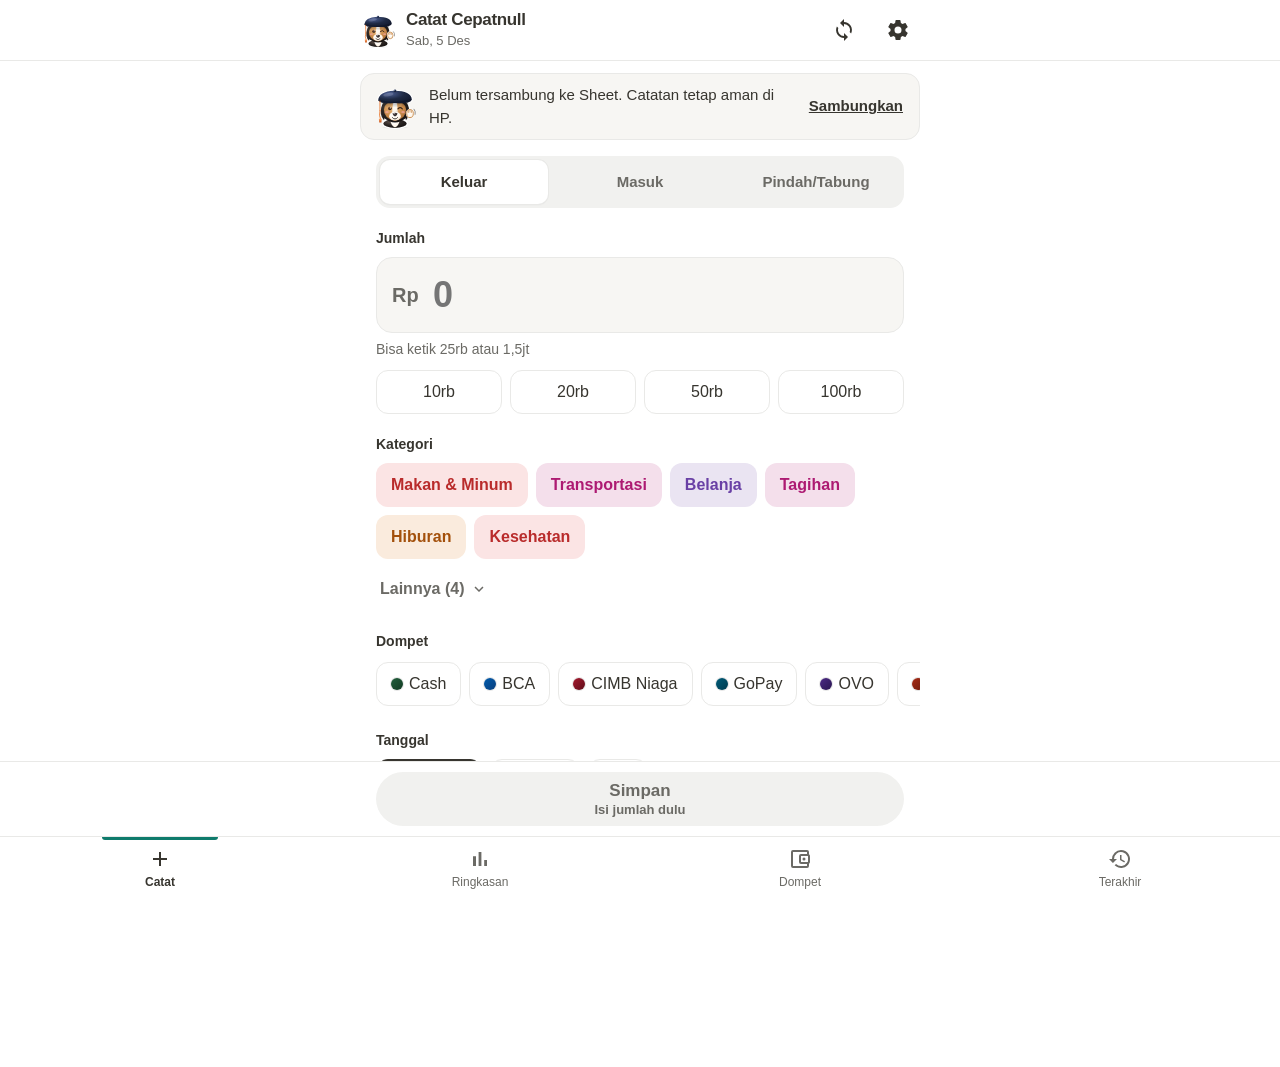
<file: index.html>
<!doctype html>
<html lang="id">
<head>
  <meta charset="utf-8">
  <meta name="viewport" content="width=device-width, initial-scale=1, viewport-fit=cover, interactive-widget=resizes-content">
  <title>Catat Cepat</title>
  <meta name="description" content="Catat transaksi Theo's Finance Tracker, tetap jalan saat offline.">
  <meta name="theme-color" content="#FFFFFF" media="(prefers-color-scheme: light)">
  <meta name="theme-color" content="#191919" media="(prefers-color-scheme: dark)">
  <link rel="manifest" href="manifest.webmanifest">
  <link rel="icon" href="icons/icon.svg" type="image/svg+xml">
  <link rel="apple-touch-icon" href="icons/icon-192.png">
  <link rel="stylesheet" href="styles.css">
</head>
<body data-view="catat">
  <header class="topbar">
    <div class="hello">
      <img id="mascot" class="mascot mascot-sm" data-mascot="idle" alt="" width="36" height="36">
      <div class="hello-text">
        <h1 id="greeting">Catat Cepat</h1>
        <p id="status-line" class="status-line" aria-live="polite"></p>
      </div>
      <button id="btn-sync" class="icon-btn" type="button" aria-label="Sinkron sekarang">
        <svg viewBox="0 0 24 24" aria-hidden="true"><path d="M12 4V1L8 5l4 4V6a6 6 0 0 1 5.65 8.03l1.46 1.46A8 8 0 0 0 12 4Zm0 14a6 6 0 0 1-5.65-8.03L4.89 8.51A8 8 0 0 0 12 20v3l4-4-4-4v3Z"/></svg>
      </button>
      <button id="btn-settings" class="icon-btn" type="button" aria-label="Pengaturan">
        <svg viewBox="0 0 24 24" aria-hidden="true"><path d="M12 15.5a3.5 3.5 0 1 1 0-7 3.5 3.5 0 0 1 0 7Zm7.43-2.53c.04-.32.07-.64.07-.97s-.03-.66-.07-1l2.11-1.63a.5.5 0 0 0 .12-.64l-2-3.46a.5.5 0 0 0-.61-.22l-2.49 1a7.3 7.3 0 0 0-1.69-.98l-.38-2.65A.49.49 0 0 0 14 2h-4a.49.49 0 0 0-.49.42l-.38 2.65c-.61.25-1.17.58-1.69.98l-2.49-1a.5.5 0 0 0-.61.22l-2 3.46a.49.49 0 0 0 .12.64L4.57 11c-.04.34-.07.67-.07 1s.03.65.07.97l-2.11 1.66a.49.49 0 0 0-.12.64l2 3.46c.12.22.39.3.61.22l2.49-1.01c.52.4 1.08.73 1.69.98l.38 2.65c.03.24.24.42.49.42h4c.25 0 .46-.18.49-.42l.38-2.65c.61-.25 1.17-.58 1.69-.98l2.49 1.01c.22.08.49 0 .61-.22l2-3.46a.5.5 0 0 0-.12-.64l-2.11-1.66Z"/></svg>
      </button>
    </div>
  </header>

  <div id="net-banner" class="banner banner-yellow" role="status" hidden>
    <img class="mascot" data-mascot="sleepy" alt="" width="44" height="44">
    <p id="net-text"></p>
  </div>
  <div id="update-banner" class="banner banner-blue" hidden>
    <p>Ada versi baru aplikasi.</p>
    <button id="btn-update" type="button" class="link-btn">Muat ulang</button>
  </div>
  <div id="setup-banner" class="banner banner-gray" hidden>
    <img class="mascot" data-mascot="wave" alt="" width="44" height="44">
    <p>Belum tersambung ke Sheet. Catatan tetap aman di HP.</p>
    <button type="button" class="link-btn" data-goto="settings">Sambungkan</button>
  </div>

  <main>
    <!-- CATAT -->
    <section class="view" data-view="catat">
      <form id="entry-form" autocomplete="off" novalidate>
        <div class="seg" role="radiogroup" aria-label="Jenis catatan">
          <span class="seg-pill" aria-hidden="true"></span>
          <button type="button" role="radio" data-mode="out">Keluar</button>
          <button type="button" role="radio" data-mode="in">Masuk</button>
          <button type="button" role="radio" data-mode="move">Pindah/Tabung</button>
        </div>

        <div class="field">
          <label for="amount">Jumlah</label>
          <div class="amount-wrap">
            <span class="amount-prefix" aria-hidden="true">Rp</span>
            <input id="amount" class="amount-input" inputmode="decimal" enterkeyhint="done" placeholder="0" aria-describedby="amount-preview err-amount">
          </div>
          <p id="amount-preview" class="hint">Bisa ketik 25rb atau 1,5jt</p>
          <div class="quick" role="group" aria-label="Jumlah cepat">
            <button type="button" class="chip" data-quick="10000">10rb</button>
            <button type="button" class="chip" data-quick="20000">20rb</button>
            <button type="button" class="chip" data-quick="50000">50rb</button>
            <button type="button" class="chip" data-quick="100000">100rb</button>
          </div>
          <p id="err-amount" class="field-error" data-error-for="amount" data-input="amount" role="alert" hidden></p>
        </div>

        <div class="field">
          <span class="label" id="cat-label">Kategori</span>
          <div id="cat-chips" class="chips" role="radiogroup" aria-labelledby="cat-label"></div>
          <button type="button" id="btn-more-cats" class="more-btn" aria-expanded="false" aria-controls="cat-chips" hidden></button>
          <p class="field-error" data-error-for="category" role="alert" hidden></p>
        </div>

        <div class="field" id="field-goal" hidden>
          <span class="label" id="goal-label">Goal tabungan</span>
          <div id="goal-chips" class="hscroll" role="radiogroup" aria-labelledby="goal-label"></div>
          <input id="goal" placeholder="Nama goal" aria-labelledby="goal-label" hidden>
          <p class="field-error" data-error-for="goal" data-input="goal" role="alert" hidden></p>
        </div>

        <div class="field">
          <span class="label" id="wallet-label">Dompet</span>
          <div id="wallet-chips" class="hscroll" role="radiogroup" aria-labelledby="wallet-label"></div>
          <p class="field-error" data-error-for="wallet" role="alert" hidden></p>
        </div>

        <div class="field" id="field-to" hidden>
          <span class="label" id="to-label">Ke dompet</span>
          <div id="to-chips" class="hscroll" role="radiogroup" aria-labelledby="to-label"></div>
          <p class="field-error" data-error-for="to" role="alert" hidden></p>
        </div>

        <div class="field">
          <span class="label" id="date-label">Tanggal</span>
          <div class="chips" role="radiogroup" aria-labelledby="date-label">
            <button type="button" class="chip" role="radio" data-date="today">Hari ini</button>
            <button type="button" class="chip" role="radio" data-date="yesterday">Kemarin</button>
            <button type="button" class="chip" role="radio" data-date="pick" id="date-pick-chip">Pilih</button>
          </div>
          <input id="date" type="date" aria-labelledby="date-label" hidden>
          <p class="field-error" data-error-for="date" data-input="date" role="alert" hidden></p>
        </div>

        <div class="field">
          <button type="button" id="btn-notes" class="more-btn" aria-expanded="false" aria-controls="notes-wrap">
            <svg viewBox="0 0 24 24" aria-hidden="true"><path d="M19 13h-6v6h-2v-6H5v-2h6V5h2v6h6v2Z"/></svg>catatan
          </button>
          <div id="notes-wrap" hidden>
            <label for="notes">Catatan</label>
            <input id="notes" placeholder="Opsional, misalnya: makan siang" enterkeyhint="done">
          </div>
        </div>

        <div id="form-error" class="form-error" role="alert" hidden></div>

        <div class="savebar">
          <button id="btn-save" type="submit" class="primary-btn" aria-disabled="true" aria-describedby="save-reason">
            <span id="save-main">Simpan</span>
            <span id="save-reason" class="save-reason">Isi jumlah dulu</span>
          </button>
        </div>
      </form>
    </section>

    <!-- RINGKASAN -->
    <section class="view" data-view="ringkasan" hidden>
      <div id="summary-empty" class="empty" hidden>
        <img class="mascot mascot-xl" data-mascot="wave" alt="" width="96" height="96">
        <p>Belum ada ringkasan. Tekan tombol sinkron saat online, ya.</p>
      </div>
      <div id="summary-body">
        <div class="card hero">
          <div class="hero-top">
            <div>
              <p id="month-label" class="eyebrow">Bulan ini</p>
              <h2 class="hero-label">Sisa bulan ini</h2>
              <p id="m-remaining" class="hero-num">–</p>
            </div>
            <img id="hero-mascot" class="mascot mascot-xl" data-mascot="happy" alt="" width="88" height="88">
          </div>
          <div class="hero-split">
            <div class="split">
              <span class="split-label"><svg viewBox="0 0 24 24" aria-hidden="true"><path d="M12 20V7.8l-5.6 5.6L5 12l7-7 7 7-1.4 1.4L13 7.8V20h-1Z"/></svg>Masuk</span>
              <b id="m-income">–</b>
            </div>
            <div class="split">
              <span class="split-label"><svg viewBox="0 0 24 24" aria-hidden="true"><path d="M12 4v12.2l5.6-5.6L19 12l-7 7-7-7 1.4-1.4 5.6 5.6V4h1Z"/></svg>Keluar</span>
              <b id="m-expense">–</b>
            </div>
            <div class="split">
              <span class="split-label">Keluar hari ini</span>
              <b id="m-today">–</b>
            </div>
          </div>
          <p id="pending-note" class="hint" hidden></p>
        </div>

        <div class="card">
          <h2>Budget per kategori</h2>
          <ul id="plan-list" class="plan"></ul>
        </div>

      </div>
    </section>

    <!-- DOMPET -->
    <section class="view" data-view="dompet" hidden>
      <div id="wallets-empty" class="empty" hidden>
        <img class="mascot mascot-xl" data-mascot="wave" alt="" width="96" height="96">
        <p>Kartu dompet muncul setelah sinkron pertama.</p>
      </div>
      <div id="wallets-body" class="wallets">
        <!-- List mode shows the total; detail mode swaps in "Selesai" in the same spot, so nothing jumps. -->
        <div id="wallet-head" class="wallet-head" data-mode="list">
          <div class="wh-list">
            <div>
              <p class="eyebrow">Total saldo</p>
              <p id="wallet-total" class="hero-num">–</p>
            </div>
            <img id="wallet-mascot" class="mascot mascot-xl" data-mascot="worried" alt="" width="72" height="72" hidden>
          </div>
          <div class="wh-detail">
            <button id="wallet-done" type="button" class="small-btn">
              <svg viewBox="0 0 24 24" aria-hidden="true"><path d="M15.4 7.4 14 6l-6 6 6 6 1.4-1.4L10.8 12l4.6-4.6Z"/></svg>Selesai
            </button>
          </div>
        </div>
        <ul id="wallet-stack" class="wallet-stack" aria-label="Kartu dompet"></ul>
        <p id="wallet-hint" class="hint center">Ketuk atau geser kartu ke atas untuk lihat detail.</p>
        <div id="wallet-detail" class="wallet-detail" hidden></div>
      </div>
    </section>

    <!-- TERAKHIR -->
    <section class="view" data-view="terakhir" hidden>
      <div id="outbox-section" hidden>
        <div class="section-head">
          <h2>Menunggu kirim</h2>
          <button id="btn-retry" type="button" class="small-btn">
            <svg viewBox="0 0 24 24" aria-hidden="true"><path d="M12 4V1L8 5l4 4V6a6 6 0 0 1 5.65 8.03l1.46 1.46A8 8 0 0 0 12 4Zm0 14a6 6 0 0 1-5.65-8.03L4.89 8.51A8 8 0 0 0 12 20v3l4-4-4-4v3Z"/></svg>Kirim sekarang
          </button>
        </div>
        <ul id="outbox-list" class="tx-list"></ul>
      </div>
      <div id="recent-groups"></div>
      <div id="recent-empty" class="empty" hidden>
        <img class="mascot mascot-xl" data-mascot="wave" alt="" width="96" height="96">
        <p>Belum ada catatan di sini. Yuk catat yang pertama!</p>
        <button type="button" class="primary-btn" data-goto="catat">Catat sekarang</button>
      </div>
      <p id="last-sync" class="hint center"></p>
    </section>

    <!-- PENGATURAN -->
    <section class="view" data-view="settings" hidden>
      <div class="setup-hero">
        <img class="mascot mascot-xl" data-mascot="wave" alt="" width="88" height="88">
        <div>
          <h2>Sambungkan ke Sheet</h2>
          <p class="hint">Cukup 3 langkah, sekali saja.</p>
        </div>
      </div>
      <form id="settings-form" autocomplete="off" novalidate>
        <ol class="steps">
          <li class="step">
            <span class="step-num" aria-hidden="true">1</span>
            <div class="step-body">
              <label for="set-url">Tempel URL web app</label>
              <p class="hint">Dari Apps Script, menu Deploy. Akhirnya <code>/exec</code>.</p>
              <input id="set-url" type="url" inputmode="url" placeholder="https://script.google.com/macros/s/…/exec">
              <p class="field-error" data-error-for="url" data-input="set-url" role="alert" hidden></p>
            </div>
          </li>
          <li class="step">
            <span class="step-num" aria-hidden="true">2</span>
            <div class="step-body">
              <label for="set-token">Tempel token rahasia</label>
              <p class="hint">Dari menu di spreadsheet. Jangan dibagikan.</p>
              <div class="inline">
                <input id="set-token" type="password" autocomplete="off" spellcheck="false">
                <button id="btn-toggle-token" type="button" class="chip">Lihat</button>
              </div>
              <p class="field-error" data-error-for="token" data-input="set-token" role="alert" hidden></p>
            </div>
          </li>
          <li class="step">
            <span class="step-num" aria-hidden="true">3</span>
            <div class="step-body">
              <span class="label">Tes koneksi</span>
              <button id="btn-test" type="submit" class="primary-btn">Simpan &amp; tes koneksi</button>
              <div id="settings-result" class="result" hidden>
                <img id="result-mascot" class="mascot" data-mascot="happy" alt="" width="44" height="44">
                <p id="settings-msg" aria-live="polite"></p>
              </div>
            </div>
          </li>
        </ol>
      </form>

      <form id="accounts" class="card" autocomplete="off" novalidate>
        <h2>Nomor rekening &amp; e-wallet</h2>
        <p class="hint">Muncul di kartu dompet dan bisa langsung disalin. Disimpan di HP ini saja. Kalau kosong, dipakai nomor dari Sheet (kalau ada).</p>
        <div class="field">
          <label for="acc-holder">Atas nama (opsional)</label>
          <input id="acc-holder" autocapitalize="words" placeholder="Nama di rekening">
        </div>
        <div id="acc-rows"></div>
        <button type="submit" class="primary-btn">Simpan nomor</button>
        <p id="acc-msg" class="hint" aria-live="polite"></p>
      </form>

      <div class="card">
        <h2>Mode demo</h2>
        <label class="check"><input id="set-mock" type="checkbox"> Pakai data contoh (tidak menyentuh Sheet)</label>
        <label class="check" id="row-mock-down"><input id="set-mock-down" type="checkbox"> Pura-pura server tidak terjangkau</label>
        <button id="btn-mock-reset" type="button" class="secondary-btn">Reset data demo</button>
        <p class="hint">Bisa juga lewat <code>?mock=1</code> (matikan dengan <code>?mock=0</code>). Catatan berisi <code>#gagal</code> akan ditolak server tiruan.</p>
      </div>

      <div class="card">
        <h2>Data di HP</h2>
        <button id="btn-export" type="button" class="secondary-btn">Salin data yang belum terkirim</button>
        <p id="storage-msg" class="hint"></p>
        <p class="hint">Versi aplikasi <span id="app-version"></span></p>
      </div>
    </section>
  </main>

  <nav class="tabbar" aria-label="Menu">
    <span class="tab-ind" aria-hidden="true"></span>
    <button type="button" class="tab" data-goto="catat">
      <svg viewBox="0 0 24 24" aria-hidden="true"><path d="M19 13h-6v6h-2v-6H5v-2h6V5h2v6h6v2Z"/></svg><span>Catat</span>
    </button>
    <button type="button" class="tab" data-goto="ringkasan">
      <svg viewBox="0 0 24 24" aria-hidden="true"><path d="M5 9.2h3V19H5V9.2ZM10.6 5h2.8v14h-2.8V5Zm5.6 8H19v6h-2.8v-6Z"/></svg><span>Ringkasan</span>
    </button>
    <button type="button" class="tab" data-goto="dompet">
      <svg viewBox="0 0 24 24" aria-hidden="true"><path d="M21 7.28V5a2 2 0 0 0-2-2H5a2 2 0 0 0-2 2v14a2 2 0 0 0 2 2h14a2 2 0 0 0 2-2v-2.28A2 2 0 0 0 22 15V9a2 2 0 0 0-1-1.72ZM20 9v6h-7V9h7ZM5 19V5h14v2h-6a2 2 0 0 0-2 2v6a2 2 0 0 0 2 2h6v2H5Zm11-5.5a1.5 1.5 0 1 0 0-3 1.5 1.5 0 0 0 0 3Z"/></svg><span>Dompet</span>
    </button>
    <button type="button" class="tab" data-goto="terakhir">
      <svg viewBox="0 0 24 24" aria-hidden="true"><path d="M13 3a9 9 0 0 0-9 9H1l3.89 3.89.07.14L9 12H6a7 7 0 1 1 2.05 4.95l-1.42 1.42A9 9 0 1 0 13 3Zm-1 5v5l4.28 2.54.72-1.21-3.5-2.08V8H12Z"/></svg><span>Terakhir</span>
    </button>
  </nav>

  <div id="toast" class="toast" role="status" aria-live="polite">
    <span id="toast-text"></span>
    <button id="toast-action" type="button" class="toast-action" hidden></button>
  </div>

  <script src="mascot.js"></script>
  <script src="wallets.js"></script>
  <script src="core.js"></script>
  <script src="app.js"></script>
</body>
</html>
</file>
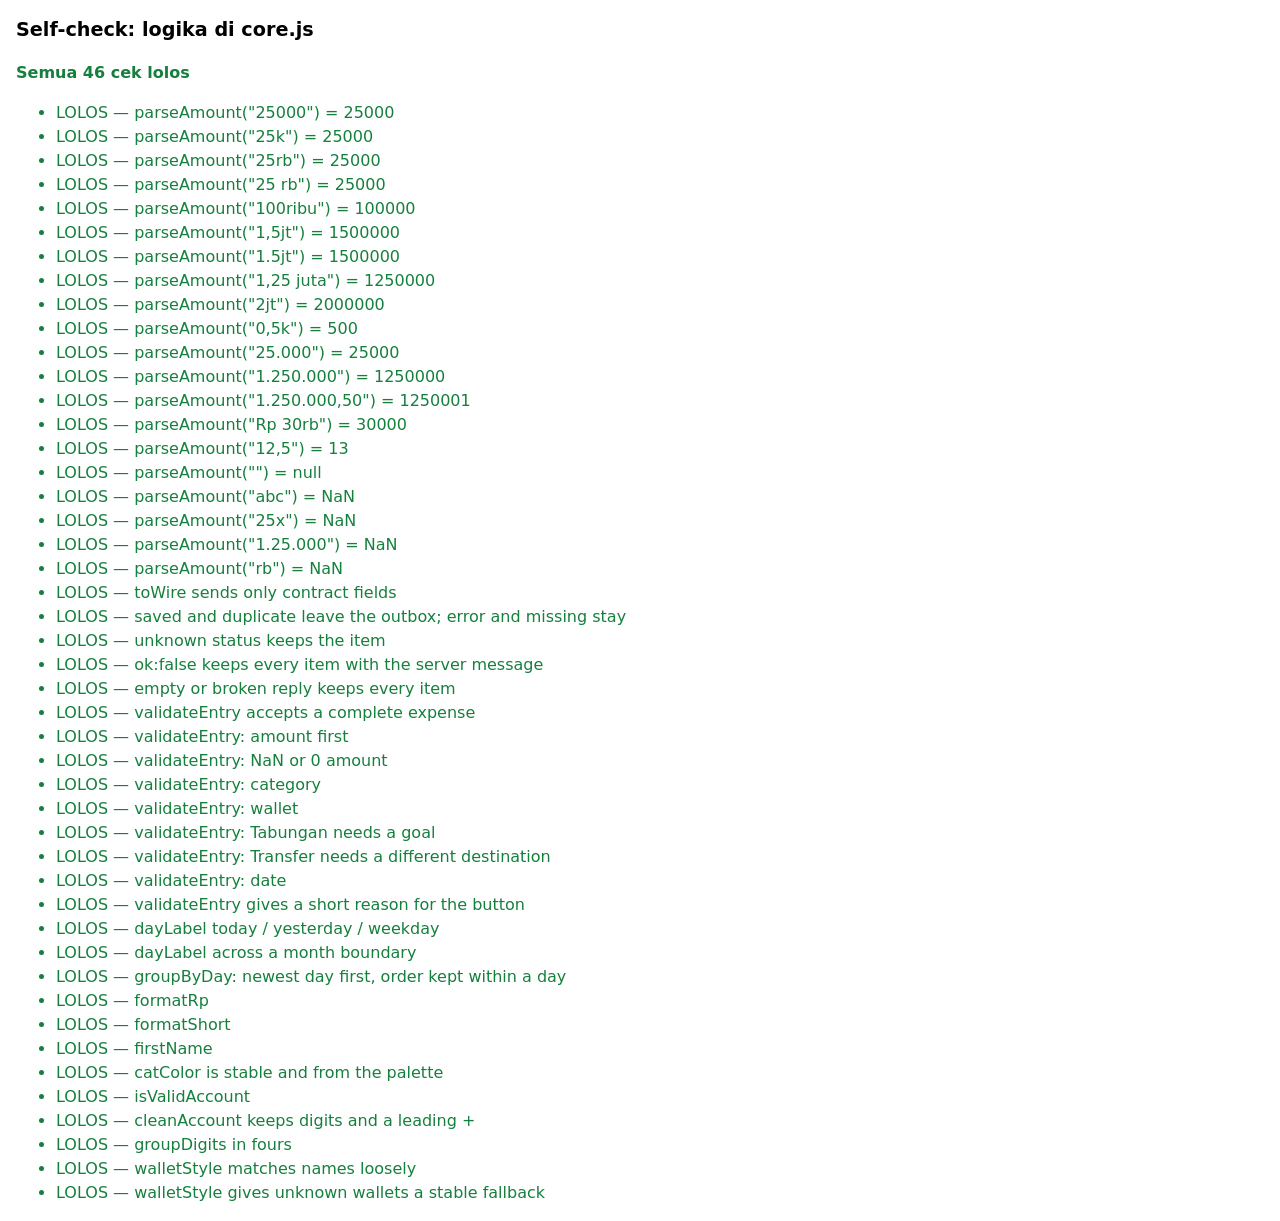
<file: tests.html>
<!doctype html>
<html lang="id">
<head>
  <meta charset="utf-8">
  <meta name="viewport" content="width=device-width, initial-scale=1">
  <meta name="color-scheme" content="light dark">
  <title>Catat Cepat – self-check</title>
  <style>
    body { font: 16px/1.5 system-ui, sans-serif; margin: 16px; }
    h1 { font-size: 1.2rem; }
    #summary { font-weight: 700; }
    .pass { color: #15803d; }
    .fail { color: #b42318; }
    @media (prefers-color-scheme: dark) { .pass { color: #4ade80; } .fail { color: #f87171; } }
    li { overflow-wrap: anywhere; }
  </style>
</head>
<body>
  <h1>Self-check: logika di core.js</h1>
  <p id="summary">Menjalankan…</p>
  <ul id="results"></ul>
  <script src="core.js"></script>
  <script src="wallets.js"></script>
  <script>
    'use strict';
    const results = [];
    function check(name, fn) {
      try { fn(); results.push([true, name]); } catch (e) { results.push([false, `${name}: ${e.message}`]); }
    }
    function assertEq(actual, expected) {
      const a = JSON.stringify(actual);
      const b = JSON.stringify(expected);
      if (a !== b) throw new Error(`dapat ${a}, harusnya ${b}`);
    }

    // parseAmount
    const amounts = {
      '25000': 25000, '25k': 25000, '25rb': 25000, '25 rb': 25000, '100ribu': 100000,
      '1,5jt': 1500000, '1.5jt': 1500000, '1,25 juta': 1250000, '2jt': 2000000, '0,5k': 500,
      '25.000': 25000, '1.250.000': 1250000, '1.250.000,50': 1250001, 'Rp 30rb': 30000, '12,5': 13,
    };
    for (const [input, want] of Object.entries(amounts)) check(`parseAmount("${input}") = ${want}`, () => assertEq(parseAmount(input), want));
    check('parseAmount("") = null', () => assertEq(parseAmount(''), null));
    for (const bad of ['abc', '25x', '1.25.000', 'rb']) check(`parseAmount("${bad}") = NaN`, () => assertEq(Number.isNaN(parseAmount(bad)), true));

    // toWire
    check('toWire sends only contract fields', () => assertEq(
      toWire({ clientId: 'a', date: '2026-10-31', amount: 5, category: 'Transfer', wallet: 'BCA', to: 'GoPay', type: 'Transfer', status: 'error', error: 'x', createdAt: 1 }),
      { clientId: 'a', date: '2026-10-31', amount: 5, category: 'Transfer', wallet: 'BCA', notes: '', goal: '', to: 'GoPay' }));

    // settleBatch
    const batch = ['a', 'b', 'c', 'd'].map((clientId) => ({ clientId }));
    check('saved and duplicate leave the outbox; error and missing stay', () => {
      const r = settleBatch(batch, { ok: true, results: [
        { clientId: 'a', status: 'saved', ids: ['1'] },
        { clientId: 'b', status: 'duplicate', ids: ['0'] },
        { clientId: 'c', status: 'error', ids: [], error: 'Kategori tidak dikenal' },
      ] });
      assertEq(r.sent, ['a', 'b']);
      assertEq(r.failed.map((f) => [f.item.clientId, f.error]), [['c', 'Kategori tidak dikenal'], ['d', 'Tidak ada hasil dari server untuk transaksi ini']]);
      assertEq(r.fatal, '');
    });
    check('unknown status keeps the item', () => {
      const r = settleBatch([{ clientId: 'a' }], { ok: true, results: [{ clientId: 'a', status: 'queued' }] });
      assertEq([r.sent, r.failed.length], [[], 1]);
    });
    check('ok:false keeps every item with the server message', () => {
      const r = settleBatch(batch, { ok: false, error: 'Token tidak valid' });
      assertEq([r.sent, r.failed.length, r.fatal, r.failed[0].error], [[], 4, 'Token tidak valid', 'Token tidak valid']);
    });
    check('empty or broken reply keeps every item', () => {
      assertEq(settleBatch(batch, null).failed.length, 4);
      assertEq(settleBatch(batch, { ok: true }).failed.length, 4);
    });

    // validateEntry: same order as the form, first problem wins
    const ok = { amount: 25000, category: 'Makan & Minum', type: 'Expense', wallet: 'BCA', goal: '', to: '', date: '2026-10-31' };
    check('validateEntry accepts a complete expense', () => assertEq(validateEntry(ok), null));
    const field = (patch) => (validateEntry({ ...ok, ...patch }) || {}).field;
    check('validateEntry: amount first', () => assertEq(field({ amount: null, category: '' }), 'amount'));
    check('validateEntry: NaN or 0 amount', () => assertEq([field({ amount: NaN }), field({ amount: 0 })], ['amount', 'amount']));
    check('validateEntry: category', () => assertEq(field({ category: '' }), 'category'));
    check('validateEntry: wallet', () => assertEq(field({ wallet: '' }), 'wallet'));
    check('validateEntry: Tabungan needs a goal', () => assertEq(field({ category: 'Tabungan', type: 'Saving' }), 'goal'));
    check('validateEntry: Transfer needs a different destination', () => assertEq(
      [field({ category: 'Transfer', type: 'Transfer' }), field({ category: 'Transfer', type: 'Transfer', to: 'BCA' }), field({ category: 'Transfer', type: 'Transfer', to: 'GoPay' })],
      ['to', 'to', undefined]));
    check('validateEntry: date', () => assertEq(field({ date: '' }), 'date'));
    check('validateEntry gives a short reason for the button', () => assertEq(validateEntry({ ...ok, amount: null }).short, 'Isi jumlah dulu'));

    // Days, money, names, colors
    check('dayLabel today / yesterday / weekday', () => assertEq(
      [dayLabel('2026-10-31', '2026-10-31'), dayLabel('2026-10-30', '2026-10-31'), dayLabel('2026-10-28', '2026-10-31'), dayLabel('2025-12-31', '2026-01-02')],
      ['Hari ini', 'Kemarin', 'Rab, 28 Okt', 'Rab, 31 Des 2025']));
    check('dayLabel across a month boundary', () => assertEq(dayLabel('2026-10-31', '2026-11-01'), 'Kemarin'));
    check('groupByDay: newest day first, order kept within a day', () => {
      const g = groupByDay([{ id: 1, date: '2026-10-30' }, { id: 2, date: '2026-10-31' }, { id: 3, date: '2026-10-31' }], '2026-10-31');
      assertEq(g.map((d) => [d.label, d.items.map((i) => i.id)]), [['Hari ini', [2, 3]], ['Kemarin', [1]]]);
    });
    check('formatRp', () => assertEq([formatRp(25000), formatRp(-1500), formatRp(500, '+')], ['Rp25.000', '−Rp1.500', '+Rp500']));
    check('formatShort', () => assertEq(
      [formatShort(45000), formatShort(2400000), formatShort(2000000), formatShort(-1250000), formatShort(undefined)],
      ['Rp45.000', 'Rp2,4jt', 'Rp2jt', '−Rp1,3jt', 'Rp0']));
    check('firstName', () => assertEq([firstName('theo.wijaya@gmail.com'), firstName('Theo Wijaya'), firstName(''), firstName(null)], ['Theo', 'Theo', '', '']));
    check('catColor is stable and from the palette', () => {
      assertEq(catColor('Makan & Minum'), catColor('Makan & Minum'));
      assertEq(TAG_COLORS.includes(catColor('Gaji')), true);
    });

    // Account numbers
    check('isValidAccount', () => assertEq(
      ['1234567890', '0812-3456-7890', '+62 812 3456', '', 'abc123', '12+3'].map(isValidAccount),
      [true, true, true, true, false, false]));
    check('cleanAccount keeps digits and a leading +', () => assertEq(
      [cleanAccount('0812-3456 7890'), cleanAccount(' +62 812.3456 '), cleanAccount('')], ['081234567890', '+628123456', '']));
    check('groupDigits in fours', () => assertEq(
      [groupDigits('1234567890'), groupDigits('+62812345'), groupDigits('')], ['1234 5678 90', '+6281 2345', '']));

    // Wallet card styles
    check('walletStyle matches names loosely', () => assertEq(
      ['BCA', 'Bank Jago', 'GoPay', 'CIMB Niaga', 'ShopeePay', 'Cash'].map((n) => walletStyle(n).key),
      ['bca', 'jago', 'gopay', 'cimbniaga', 'shopeepay', 'cash']));
    check('walletStyle gives unknown wallets a stable fallback', () => {
      const a = walletStyle('Dompet Rahasia');
      assertEq([a.key, a.mark, a.from === walletStyle('Dompet Rahasia').from, WALLET_FALLBACKS.some((f) => f[0] === a.from)], ['', 'Dompet Rahasia', true, true]);
    });

    const failed = results.filter((r) => !r[0]).length;
    document.getElementById('summary').textContent = failed ? `${failed} dari ${results.length} GAGAL` : `Semua ${results.length} cek lolos`;
    document.getElementById('summary').className = failed ? 'fail' : 'pass';
    document.getElementById('results').replaceChildren(...results.map(([ok, name]) => {
      const li = document.createElement('li');
      li.className = ok ? 'pass' : 'fail';
      li.textContent = `${ok ? 'LOLOS' : 'GAGAL'} — ${name}`;
      return li;
    }));
  </script>
</body>
</html>
</file>
<file: styles.css>
/* Notion-like palette. Muted and tag text colors are darkened (light) or lightened (dark)
   from Notion's originals so every text pair reaches 4.5:1.
   Motion follows Emil Kowalski's rules: strong custom curves, transform/opacity only,
   transitions for anything tapped often, delight only where it is rare. */
:root {
  color-scheme: light dark;
  --bg: #FFFFFF;
  --surface: #F7F6F3;
  --surface-2: #F1F1EF;
  --text: #37352F;
  --muted: #6B6A65;
  --border: #E9E9E7;
  --accent: #0F7B6C;
  --accent-text: #FFFFFF;
  --focus: #2383E2;
  --pos: #0B6E61;
  --neg: #C42B2B;
  --blue-fg: #1C6AB0;   --blue-bg: #E7F3F8;
  --green-fg: #0B6E61;  --green-bg: #DBEDDB;
  --yellow-fg: #855A0E; --yellow-bg: #FBF3DB;
  --orange-fg: #A3500B; --orange-bg: #FAEBDD;
  --red-fg: #B92B2B;    --red-bg: #FBE4E4;
  --purple-fg: #6940A5; --purple-bg: #EAE4F2;
  --pink-fg: #AD1A72;   --pink-bg: #F4DFEB;
  --brown-fg: #87573F;  --brown-bg: #F4EEEE;
  --gray-fg: #5F5E5A;   --gray-bg: #F1F1EF;
  --shadow: 0 1px 2px rgba(15, 15, 15, .06);
  --nav-h: 64px;
  --save-h: 76px;
  --peek: 52px;
  --ease-out: cubic-bezier(0.23, 1, 0.32, 1);
  --ease-in-out: cubic-bezier(0.77, 0, 0.175, 1);
  --ease-drawer: cubic-bezier(0.32, 0.72, 0, 1);
}

@media (prefers-color-scheme: dark) {
  :root {
    --bg: #191919;
    --surface: #202020;
    --surface-2: #252525;
    --text: #E3E2E0;
    --muted: #9B9A97;
    --border: #2F2F2F;
    --accent: #0F7B6C;
    --accent-text: #FFFFFF;
    --focus: #529CCA;
    --pos: #4DAB9A;
    --neg: #FF7369;
    --blue-fg: #8EC5EE;   --blue-bg: #143A4E;
    --green-fg: #8FD1A9;  --green-bg: #243D30;
    --yellow-fg: #F2CF8C; --yellow-bg: #564328;
    --orange-fg: #F3B38A; --orange-bg: #5C3B23;
    --red-fg: #F7A8A2;    --red-bg: #522E2A;
    --purple-fg: #CDB3EB; --purple-bg: #3C2D49;
    --pink-fg: #EEA9CC;   --pink-bg: #4E2C3C;
    --brown-fg: #DDB8A6;  --brown-bg: #4A3228;
    --gray-fg: #C7C6C3;   --gray-bg: #373737;
    --shadow: none;
  }
}

/* ---- Mobile baseline: feel installed, not embedded ---- */
* { box-sizing: border-box; }
html { -webkit-text-size-adjust: 100%; -webkit-tap-highlight-color: transparent; overscroll-behavior: none; }
body {
  margin: 0;
  background: var(--bg);
  color: var(--text);
  font: 16px/1.5 ui-sans-serif, -apple-system, "Segoe UI", Roboto, Inter, sans-serif;
  padding-bottom: calc(var(--nav-h) + env(safe-area-inset-bottom) + 24px);
}
body[data-view="catat"] { padding-bottom: calc(var(--nav-h) + var(--save-h) + env(safe-area-inset-bottom) + 16px); }
button, input, select { font: inherit; color: inherit; }
button { cursor: pointer; touch-action: manipulation; user-select: none; -webkit-user-select: none; }
[hidden] { display: none !important; }
svg { fill: currentColor; flex: none; }
code { font-size: .9em; background: var(--surface-2); padding: 1px 5px; border-radius: 6px; }
h1, h2 { letter-spacing: -0.02em; }
h2 { font-size: 1rem; margin: 0 0 12px; }
p { margin: 0; }
:focus-visible { outline: 2px solid var(--focus); outline-offset: 2px; }

/* Press feedback on everything tappable: fast, ease-out, never on hover alone. */
.chip, .primary-btn, .secondary-btn, .small-btn, .icon-btn, .tab, .seg button, .more-btn, .link-btn, .toast-action {
  transition: transform 160ms var(--ease-out), background-color 150ms ease, color 150ms ease, border-color 150ms ease, box-shadow 150ms ease;
}
.chip:active, .primary-btn:active, .secondary-btn:active, .small-btn:active, .icon-btn:active, .more-btn:active, .link-btn:active, .toast-action:active { transform: scale(0.97); }
.tab:active, .seg button:active { transform: scale(0.94); }

/* Tag colors: one class sets the pair, components read --tag-fg/--tag-bg. */
.c-blue   { --tag-fg: var(--blue-fg);   --tag-bg: var(--blue-bg); }
.c-green  { --tag-fg: var(--green-fg);  --tag-bg: var(--green-bg); }
.c-yellow { --tag-fg: var(--yellow-fg); --tag-bg: var(--yellow-bg); }
.c-orange { --tag-fg: var(--orange-fg); --tag-bg: var(--orange-bg); }
.c-red    { --tag-fg: var(--red-fg);    --tag-bg: var(--red-bg); }
.c-purple { --tag-fg: var(--purple-fg); --tag-bg: var(--purple-bg); }
.c-pink   { --tag-fg: var(--pink-fg);   --tag-bg: var(--pink-bg); }
.c-brown  { --tag-fg: var(--brown-fg);  --tag-bg: var(--brown-bg); }
.c-gray, .tag-gray { --tag-fg: var(--gray-fg); --tag-bg: var(--gray-bg); }

.tag {
  display: inline-flex; align-items: center; gap: 4px;
  padding: 2px 8px; border-radius: 6px;
  font-size: .8125rem; font-weight: 600; line-height: 1.4; white-space: nowrap;
  color: var(--tag-fg, var(--gray-fg)); background: var(--tag-bg, var(--gray-bg));
}
.tag svg { width: 14px; height: 14px; }

/* ---- Header ---- */
.topbar {
  position: sticky; top: 0; z-index: 10;
  background: var(--bg); border-bottom: 1px solid var(--border);
  padding: calc(env(safe-area-inset-top) + 8px) 16px 8px;
}
.hello { display: flex; align-items: center; gap: 10px; max-width: 560px; margin: 0 auto; }
.hello-text { flex: 1; min-width: 0; }
.hello h1 { display: flex; align-items: center; gap: 8px; font-size: 1.0625rem; margin: 0; line-height: 1.3; }
.hello h1 .tag { font-size: .75rem; letter-spacing: 0; }
.status-line { display: flex; flex-wrap: wrap; align-items: center; gap: 0 6px; font-size: .8125rem; color: var(--muted); font-variant-numeric: tabular-nums; }
.status-flag { display: inline-flex; align-items: center; gap: 4px; font-weight: 600; }
.status-flag svg { width: 14px; height: 14px; }
.status-flag.is-pend { color: var(--yellow-fg); }
.status-flag.is-err { color: var(--red-fg); }
.mascot-sm { width: 36px; height: 36px; }
.mascot { display: block; flex: none; object-fit: contain; }
.mascot-xl { width: 96px; height: 96px; }
.icon-btn {
  width: 44px; height: 44px; flex: none;
  display: grid; place-items: center;
  border: 0; border-radius: 12px; background: none; color: var(--text);
}
.icon-btn svg { width: 24px; height: 24px; }
.icon-btn:active { background: var(--surface-2); }
.icon-btn.spinning svg { animation: spin 700ms linear infinite; }

.banner {
  display: flex; align-items: center; gap: 12px;
  max-width: 560px; margin: 12px auto 0; padding: 10px 12px;
  border-radius: 14px; font-size: .9375rem;
}
@media (max-width: 592px) { .banner { margin: 12px 16px 0; } }
.banner p { flex: 1; }
.banner .mascot { width: 44px; height: 44px; }
.banner-yellow { background: var(--yellow-bg); }
.banner-blue { background: var(--blue-bg); }
.banner-gray { background: var(--surface); border: 1px solid var(--border); }
.link-btn { border: 0; background: none; min-height: 44px; padding: 0 4px; font-weight: 700; text-decoration: underline; color: inherit; }

main { max-width: 560px; margin: 0 auto; padding: 16px; }

/* ---- Form ---- */
.field { margin-bottom: 20px; }
.field > label, .label, .step-body > label { display: block; font-size: .875rem; font-weight: 600; margin-bottom: 8px; }
input {
  width: 100%; min-height: 48px; padding: 10px 12px; font-size: 16px;
  background: var(--bg); border: 1px solid var(--border); border-radius: 12px;
  transition: border-color 150ms ease, box-shadow 150ms ease;
}
input:focus { outline: none; border-color: var(--focus); box-shadow: 0 0 0 3px color-mix(in srgb, var(--focus) 25%, transparent); }
[aria-invalid="true"] { border-color: var(--neg); }
.hint { font-size: .875rem; color: var(--muted); margin-top: 6px; }
.hint.ok { color: var(--text); font-weight: 600; }
.hint.bad { color: var(--neg); }
.hint.center { text-align: center; }
.field-error { color: var(--neg); font-size: .875rem; font-weight: 600; margin-top: 8px; }
.form-error { background: var(--red-bg); color: var(--red-fg); padding: 10px 12px; border-radius: 12px; margin-bottom: 16px; font-size: .9375rem; }

/* Segmented control: one pill slides under the labels. */
.seg {
  position: relative; isolation: isolate;
  display: grid; grid-template-columns: repeat(3, 1fr); gap: 8px;
  padding: 4px; margin-bottom: 20px;
  background: var(--surface-2); border-radius: 14px;
}
.seg-pill {
  position: absolute; z-index: -1; top: 4px; bottom: 4px; left: 4px;
  width: calc((100% - 24px) / 3); border-radius: 10px;
  background: var(--bg); box-shadow: 0 0 0 1px var(--border), var(--shadow);
  transition: transform 250ms var(--ease-in-out);
}
.seg button {
  min-height: 44px; border: 0; border-radius: 10px; background: transparent;
  color: var(--muted); font-weight: 600; font-size: .9375rem; padding: 0 4px;
}
.seg [aria-checked="true"] { color: var(--text); font-weight: 700; }

.amount-wrap { position: relative; }
.amount-prefix { position: absolute; left: 16px; top: 50%; transform: translateY(-50%); color: var(--muted); font-weight: 700; font-size: 1.25rem; }
.amount-input { font-size: 2.25rem; font-weight: 800; letter-spacing: -0.02em; min-height: 72px; padding-left: 56px; border-radius: 16px; background: var(--surface); font-variant-numeric: tabular-nums; }
.quick { display: grid; grid-template-columns: repeat(4, 1fr); gap: 8px; margin-top: 10px; }
.quick .chip { justify-content: center; padding: 0 6px; }

.chips { display: flex; flex-wrap: wrap; gap: 8px; }
.hscroll {
  display: flex; gap: 8px; overflow-x: auto; scrollbar-width: none; overscroll-behavior-x: contain;
  margin: 0 -16px; padding: 2px 16px 4px; scroll-padding: 0 16px; scroll-snap-type: x proximity;
}
.hscroll::-webkit-scrollbar { display: none; }
.hscroll .chip { flex: none; scroll-snap-align: start; }
.chip {
  display: inline-flex; align-items: center; gap: 6px;
  min-height: 44px; padding: 0 14px;
  border: 1px solid var(--border); border-radius: 12px;
  background: var(--bg); color: var(--text); font-weight: 500; white-space: nowrap;
}
.chip.tagged { background: var(--tag-bg); color: var(--tag-fg); border-color: transparent; font-weight: 600; }
.chip[aria-checked="true"] { background: var(--text); color: var(--bg); border-color: var(--text); font-weight: 700; }
.chip.tagged[aria-checked="true"] { background: var(--tag-bg); color: var(--tag-fg); border: 2px solid currentColor; padding: 0 13px; }
/* Selected chips also get a check mark, so selection never relies on color. */
.chip[aria-checked="true"]::before {
  content: ""; width: 16px; height: 16px; background: currentColor;
  -webkit-mask: url("data:image/svg+xml,%3Csvg xmlns='http://www.w3.org/2000/svg' viewBox='0 0 24 24'%3E%3Cpath d='M9 16.2 4.8 12l-1.4 1.4L9 19 21 7l-1.4-1.4L9 16.2Z'/%3E%3C/svg%3E") center / contain no-repeat;
  mask: url("data:image/svg+xml,%3Csvg xmlns='http://www.w3.org/2000/svg' viewBox='0 0 24 24'%3E%3Cpath d='M9 16.2 4.8 12l-1.4 1.4L9 19 21 7l-1.4-1.4L9 16.2Z'/%3E%3C/svg%3E") center / contain no-repeat;
}
.cat-icon { font-size: 1.05em; }
.wdot { width: 12px; height: 12px; border-radius: 50%; background: linear-gradient(135deg, var(--from), var(--to)); box-shadow: 0 0 0 1px rgb(0 0 0 / .1); }

.more-btn {
  display: inline-flex; align-items: center; gap: 6px;
  min-height: 44px; margin-top: 8px; padding: 0 8px 0 4px;
  border: 0; background: none; color: var(--muted); font-weight: 600; border-radius: 10px;
}
.more-btn svg { width: 18px; height: 18px; }
.more-btn .chev { transition: transform 200ms var(--ease-out); }
.more-btn[aria-expanded="true"] .chev { transform: rotate(180deg); }
#notes-wrap { margin-top: 8px; }
#date { margin-top: 10px; }

.savebar {
  position: fixed; left: 0; right: 0; z-index: 9;
  bottom: calc(var(--nav-h) + env(safe-area-inset-bottom));
  padding: 10px 16px; background: var(--bg); border-top: 1px solid var(--border);
}
.savebar .primary-btn { max-width: 528px; margin: 0 auto; }
.primary-btn, .secondary-btn {
  display: flex; flex-direction: column; align-items: center; justify-content: center;
  width: 100%; min-height: 54px; border-radius: 999px; font-weight: 700; font-size: 1.0625rem; line-height: 1.25;
}
.primary-btn { border: 0; background: var(--accent); color: var(--accent-text); }
.primary-btn[aria-disabled="true"] { background: var(--surface-2); color: var(--muted); }
.primary-btn > span { transition: filter 200ms ease, opacity 200ms ease; }
.primary-btn.morph > span { filter: blur(2px); opacity: .7; }
.save-reason { font-size: .8125rem; font-weight: 600; }
.secondary-btn { border: 1px solid var(--border); background: var(--bg); color: var(--text); margin-top: 8px; }
.small-btn {
  display: inline-flex; align-items: center; gap: 6px;
  min-height: 44px; padding: 0 14px;
  border: 1px solid var(--border); border-radius: 999px; background: var(--bg); font-weight: 600; font-size: .9375rem;
}
.small-btn svg { width: 18px; height: 18px; }

/* ---- Cards / Ringkasan ---- */
.card { background: var(--bg); border: 1px solid var(--border); border-radius: 18px; padding: 16px; margin-bottom: 12px; }
.card-head { display: flex; align-items: center; justify-content: space-between; gap: 8px; }
.card-head h2 { margin: 0; }
.hero { background: var(--surface); }
.hero-top { display: flex; align-items: center; gap: 12px; justify-content: space-between; }
.hero-top > div { min-width: 0; }
.hero-top .mascot-xl { width: 72px; height: 72px; }
.eyebrow { font-size: .8125rem; color: var(--muted); font-weight: 600; }
.hero-label { margin: 0; font-size: 1rem; }
.hero-num { font-size: clamp(1.75rem, 9vw, 2.5rem); font-weight: 800; letter-spacing: -0.03em; line-height: 1.15; font-variant-numeric: tabular-nums; white-space: nowrap; }
.cur { font-size: .75em; font-weight: 700; letter-spacing: 0; margin-right: .1em; }
.hero-num .cur { font-size: .5em; vertical-align: .55em; margin-right: .15em; opacity: .75; }
.hero-split { display: grid; gap: 8px; margin-top: 14px; }
.split { display: flex; justify-content: space-between; align-items: center; gap: 8px; background: var(--bg); border-radius: 12px; padding: 10px 12px; }
.split-label { display: inline-flex; align-items: center; gap: 4px; color: var(--muted); font-size: .875rem; }
.split-label svg { width: 16px; height: 16px; }
.split b { font-variant-numeric: tabular-nums; white-space: nowrap; }
.pos { color: var(--pos); }
.neg { color: var(--neg); }
#pending-note { margin-top: 12px; }

.plan { list-style: none; margin: 0; padding: 0; display: grid; gap: 16px; }
.plan-head { display: flex; justify-content: space-between; align-items: center; gap: 8px; flex-wrap: wrap; }
.plan-nums { font-size: .875rem; color: var(--muted); font-variant-numeric: tabular-nums; }
.bar { height: 8px; border-radius: 999px; background: var(--surface-2); overflow: hidden; margin-top: 8px; }
.bar > i { display: block; height: 100%; width: 100%; background: var(--accent); border-radius: inherit; transform-origin: left; transition: transform 600ms var(--ease-out); }
.bar.over > i { background: var(--neg); }
.plan-sub { display: flex; align-items: center; gap: 8px; flex-wrap: wrap; font-size: .8125rem; color: var(--muted); margin-top: 6px; }

.rows-total { display: flex; justify-content: space-between; align-items: center; gap: 8px; padding: 14px 4px 0; font-weight: 700; font-variant-numeric: tabular-nums; }

/* ---- Wallet: an Apple Wallet-style stack; a tapped card rises to the top and shows its details ---- */
.wallets { margin-bottom: 12px; }
.wallet-head { position: relative; height: 96px; }
.wh-list, .wh-detail {
  position: absolute; inset: 0; display: flex; align-items: center; justify-content: space-between; gap: 12px;
  transition: opacity 200ms var(--ease-out), transform 200ms var(--ease-out), visibility 0s linear 0s;
}
.wallet-head[data-mode="list"] .wh-detail, .wallet-head[data-mode="detail"] .wh-list {
  opacity: 0; visibility: hidden; pointer-events: none;
  transition: opacity 150ms var(--ease-out), transform 150ms var(--ease-out), visibility 0s linear 150ms;
}
.wh-detail .small-btn { padding-left: 8px; }
.wallet-stack { position: relative; z-index: 1; list-style: none; margin: 0; padding: 0; transition: height 450ms var(--ease-drawer); }
.wcard { position: absolute; top: 0; left: 0; right: 0; transition: transform 450ms var(--ease-drawer), opacity 300ms var(--ease-out); }
.wcard:has(.wcard-toggle:active) .wcard-inner { transform: scale(0.985); }
#wallet-hint { margin-top: 14px; }
.wallet-detail { position: relative; z-index: 2; background: var(--bg); margin-top: 14px; padding-top: 8px; transition: opacity 300ms var(--ease-out) 120ms, transform 300ms var(--ease-out) 120ms; }
.detail-bal { display: flex; align-items: flex-end; justify-content: space-between; gap: 12px; flex-wrap: wrap; }
.detail-bal .hero-num { font-size: clamp(1.75rem, 8vw, 2.25rem); }
.detail-acc { display: flex; align-items: center; justify-content: space-between; gap: 12px; margin: 16px 0 20px; padding: 14px 14px 14px 16px; border-radius: 16px; background: var(--surface); border: 1px solid var(--border); }
.detail-acc .acc-num { font: 700 1.125rem/1.3 ui-monospace, "SF Mono", "Cascadia Mono", "Roboto Mono", monospace; letter-spacing: .04em; font-variant-numeric: tabular-nums; overflow-wrap: anywhere; }
.detail-acc .small-btn span, .detail-acc .small-btn svg { transition: filter 200ms ease, opacity 200ms ease; }
.detail-acc .small-btn.morph span, .detail-acc .small-btn.morph svg { filter: blur(2px); opacity: .6; }
.wallet-detail h2 { margin-bottom: 8px; }
.wcard-inner {
  position: relative; aspect-ratio: 1.586; border-radius: 18px; overflow: hidden; color: var(--ink);
  background:
    radial-gradient(120% 90% at 0% 0%, rgb(255 255 255 / .10), transparent 55%),
    linear-gradient(135deg, var(--from), var(--to));
  box-shadow: inset 0 1px 0 rgb(255 255 255 / .22), inset 0 0 0 1px rgb(255 255 255 / .06), 0 10px 24px -14px rgb(0 0 0 / .55), 0 1px 2px rgb(0 0 0 / .18);
  transition: transform 160ms var(--ease-out);
}
/* Decorative rings and the gloss sweep. */
.wcard-inner::before {
  content: ""; position: absolute; right: -22%; top: -45%; width: 80%; aspect-ratio: 1; border-radius: 50%;
  border: 28px solid rgb(255 255 255 / .05); pointer-events: none;
}
.wcard-inner::after {
  content: ""; position: absolute; inset: -30%; pointer-events: none;
  background: linear-gradient(105deg, transparent 40%, rgb(255 255 255 / .42) 49%, rgb(255 255 255 / .12) 54%, transparent 62%);
  transform: translateX(-120%);
}
/* Vertical drags on a card pull it out or push it back; horizontal pans stay with the browser. */
.wcard-toggle { position: absolute; inset: 0; z-index: 1; border: 0; background: transparent; border-radius: inherit; touch-action: pan-x; }
.wcard-toggle:focus-visible { outline: 3px solid var(--ink); outline-offset: -5px; }
.wcard-top {
  position: absolute; top: 0; left: 0; right: 0; height: var(--peek);
  display: flex; align-items: center; justify-content: space-between; gap: 10px; padding: 0 18px;
}
.wcard-mark { font-weight: 800; font-size: 1.125rem; letter-spacing: -0.01em; white-space: nowrap; overflow: hidden; text-overflow: ellipsis; }
.wcard[data-key="bca"] .wcard-mark { font-style: italic; font-size: 1.25rem; letter-spacing: .02em; }
.wcard[data-key="cimbniaga"] .wcard-mark { font-size: 1rem; letter-spacing: .06em; }
.wcard-logo { height: 24px; width: auto; display: block; }
.wcard-bal { font-weight: 800; font-size: 1.125rem; letter-spacing: -0.01em; font-variant-numeric: tabular-nums; white-space: nowrap; }
.wcard-art { position: absolute; left: 18px; top: 46%; transform: translateY(-50%); opacity: .95; }
.wcard-art svg { display: block; }
.wcard-bottom {
  position: absolute; z-index: 2; left: 0; right: 0; bottom: 0; padding: 0 14px 14px 18px;
  display: flex; align-items: flex-end; justify-content: space-between; gap: 10px; pointer-events: none;
}
.wcard-acc { font: 700 1.0625rem/1.25 ui-monospace, "SF Mono", "Cascadia Mono", "Roboto Mono", monospace; letter-spacing: .06em; font-variant-numeric: tabular-nums; }
.wcard-holder { font-size: .8125rem; font-weight: 600; }
/* Negative balance: warning icon + minus sign on a white pill, so it never relies on color. */
.wcard-bal.is-minus { display: inline-flex; align-items: center; gap: 4px; padding: 2px 8px; border-radius: 8px; background: #FFFFFF; color: #B92B2B; font-size: 1rem; }
.wcard-bal.is-minus svg { width: 14px; height: 14px; }

/* ---- Terakhir ---- */
.section-head { display: flex; align-items: center; justify-content: space-between; gap: 8px; margin-bottom: 8px; }
.section-head h2 { margin: 0; }
.day-title { font-size: .8125rem; font-weight: 700; color: var(--muted); margin: 16px 0 4px; letter-spacing: 0; }
.tx-list { list-style: none; margin: 0 0 8px; padding: 0 14px; border: 1px solid var(--border); border-radius: 18px; background: var(--bg); }
.tx { display: grid; grid-template-columns: 40px 1fr auto; gap: 2px 12px; align-items: center; padding: 12px 0; border-bottom: 1px solid var(--border); }
.tx:last-child { border-bottom: 0; }
.tx-icon { grid-row: span 2; width: 40px; height: 40px; border-radius: 12px; display: grid; place-items: center; font-size: 1.25rem; background: var(--tag-bg, var(--surface-2)); }
.tx-cat { font-weight: 600; overflow-wrap: anywhere; display: flex; align-items: center; gap: 6px; flex-wrap: wrap; }
.tx-amt { font-weight: 700; text-align: right; font-variant-numeric: tabular-nums; white-space: nowrap; }
.tx-meta { grid-column: 2 / -1; font-size: .8125rem; color: var(--muted); overflow-wrap: anywhere; }
.tx-err { grid-column: 2 / -1; font-size: .875rem; color: var(--red-fg); }
.tx-actions { grid-column: 2 / -1; display: flex; gap: 8px; margin-top: 6px; }
.empty { text-align: center; color: var(--muted); padding: 24px 12px; display: grid; justify-items: center; gap: 12px; }
.empty .primary-btn { max-width: 260px; }

/* ---- Pengaturan ---- */
.setup-hero { display: flex; align-items: center; gap: 16px; margin-bottom: 16px; }
.setup-hero h2 { margin: 0; font-size: 1.25rem; }
.setup-hero .mascot-xl { width: 88px; height: 88px; }
.steps { list-style: none; margin: 0 0 12px; padding: 0; }
.step { display: grid; grid-template-columns: 32px 1fr; gap: 12px; padding: 16px; margin-bottom: 12px; border: 1px solid var(--border); border-radius: 18px; }
.step-body { min-width: 0; }
.step-body .hint { margin: 0 0 8px; }
.step-num { width: 32px; height: 32px; border-radius: 50%; display: grid; place-items: center; background: var(--surface-2); font-weight: 700; }
.inline { display: flex; gap: 8px; }
.inline input { flex: 1; min-width: 0; }
.result { display: flex; align-items: center; gap: 12px; margin-top: 12px; padding: 12px; border-radius: 12px; background: var(--surface); }
.result p { flex: 1; }
.check { display: flex; align-items: center; gap: 12px; min-height: 48px; margin-bottom: 8px; }
.check input { width: 22px; min-height: 22px; height: 22px; flex: none; accent-color: var(--accent); }
#accounts .hint { margin: 0 0 16px; }
.acc-row label { display: flex; align-items: center; gap: 8px; }

/* ---- Tab bar & toast ---- */
.tabbar {
  position: fixed; left: 0; right: 0; bottom: 0; z-index: 10;
  display: grid; grid-template-columns: repeat(4, 1fr);
  height: calc(var(--nav-h) + env(safe-area-inset-bottom));
  padding-bottom: env(safe-area-inset-bottom);
  background: var(--bg); border-top: 1px solid var(--border);
}
.tab-ind {
  position: absolute; top: 0; left: 0; width: 25%; height: 3px;
  display: flex; justify-content: center; pointer-events: none;
  transition: transform 250ms var(--ease-in-out);
}
.tab-ind::before { content: ""; width: 36%; border-radius: 0 0 3px 3px; background: var(--accent); }
.tab { position: relative; border: 0; background: none; display: flex; flex-direction: column; align-items: center; justify-content: center; gap: 2px; font-size: .75rem; color: var(--muted); }
.tab svg { width: 24px; height: 24px; }
.tab[aria-current="page"] { color: var(--text); font-weight: 700; }

/* Sonner-style toast: enters and leaves through the bottom; leaving is faster than arriving. */
.toast {
  position: fixed; left: 16px; right: 16px; z-index: 20;
  bottom: calc(var(--nav-h) + env(safe-area-inset-bottom) + 12px);
  max-width: 528px; margin: 0 auto;
  display: flex; align-items: center; gap: 8px;
  padding: 6px 6px 6px 16px; min-height: 52px;
  background: var(--text); color: var(--bg); border-radius: 16px;
  box-shadow: 0 10px 30px rgba(0, 0, 0, .22); font-size: .9375rem;
  opacity: 0; transform: translateY(calc(100% + 16px)); visibility: hidden; pointer-events: none;
  transition: transform 200ms var(--ease-out), opacity 200ms var(--ease-out), visibility 0s linear 200ms;
}
.toast[data-open] {
  opacity: 1; transform: none; visibility: visible; pointer-events: auto;
  transition: transform 400ms ease, opacity 400ms ease, visibility 0s;
}
body[data-view="catat"] .toast { bottom: calc(var(--nav-h) + var(--save-h) + env(safe-area-inset-bottom) + 8px); }
#toast-text { flex: 1; }
.toast-action { min-height: 44px; padding: 0 12px; border: 0; border-radius: 10px; background: transparent; color: var(--bg); font-weight: 700; text-decoration: underline; }

@media (min-width: 520px) {
  .hero-split { grid-template-columns: repeat(3, 1fr); }
  .split { flex-direction: column; align-items: flex-start; }
}

/* Hover only where a real pointer can hover (touch fakes a sticky hover). */
@media (hover: hover) and (pointer: fine) {
  .chip:hover { border-color: var(--muted); }
  .icon-btn:hover, .more-btn:hover { background: var(--surface-2); }
  .wcard:not(.open) .wcard-toggle:hover ~ .wcard-top .wcard-mark { text-decoration: underline; }
}

/* ---- Entrances: opacity always, movement only for people who have not asked for less ---- */
@keyframes spin { to { transform: rotate(-360deg); } }
@keyframes fade-in { from { opacity: 0; } }
@starting-style {
  .view:not([hidden]), .banner:not([hidden]), .field-error:not([hidden]), #notes-wrap:not([hidden]),
  #date:not([hidden]), .result:not([hidden]), .wallet-detail:not([hidden]) { opacity: 0; }
  .bar > i { transform: scaleX(0); }
}
.view, .banner, .field-error, #notes-wrap, #date, .result { transition: opacity 200ms var(--ease-out), transform 200ms var(--ease-out); }
.chip.enter { animation: fade-in 200ms var(--ease-out) both; animation-delay: calc(var(--i, 0) * 30ms); }

@media (prefers-reduced-motion: no-preference) {
  @starting-style {
    .view:not([hidden]) { transform: translateY(6px); }
    .banner:not([hidden]), .field-error:not([hidden]) { transform: translateY(-4px); }
    #notes-wrap:not([hidden]), #date:not([hidden]), .result:not([hidden]) { transform: translateY(-4px); }
    .wallet-detail:not([hidden]) { transform: translateY(16px); }
  }
  .wallet-head[data-mode="detail"] .wh-list, .wallet-head[data-mode="list"] .wh-detail { transform: translateY(-6px); }
  @keyframes rise { from { opacity: 0; transform: translateY(6px); } }
  @keyframes bounce { 0%, 100% { transform: translateY(0); } 30% { transform: translateY(-8px) rotate(-4deg); } 60% { transform: translateY(0) rotate(3deg); } }
  @keyframes sheen { to { transform: translateX(120%); } }
  .chip.enter { animation-name: rise; }
  .mascot.bounce { animation: bounce 600ms var(--ease-out); }
  .wcard.shine .wcard-inner::after { animation: sheen 900ms var(--ease-in-out); }
}
@media (prefers-reduced-motion: reduce) {
  .seg-pill, .tab-ind, .wcard, .wallet-stack, .bar > i { transition-duration: 0ms; }
  .wcard { transition: opacity 200ms ease; }
  .toast, .toast[data-open] { transform: none; }
  .icon-btn.spinning svg { animation-duration: 2s; }
}
</file>
